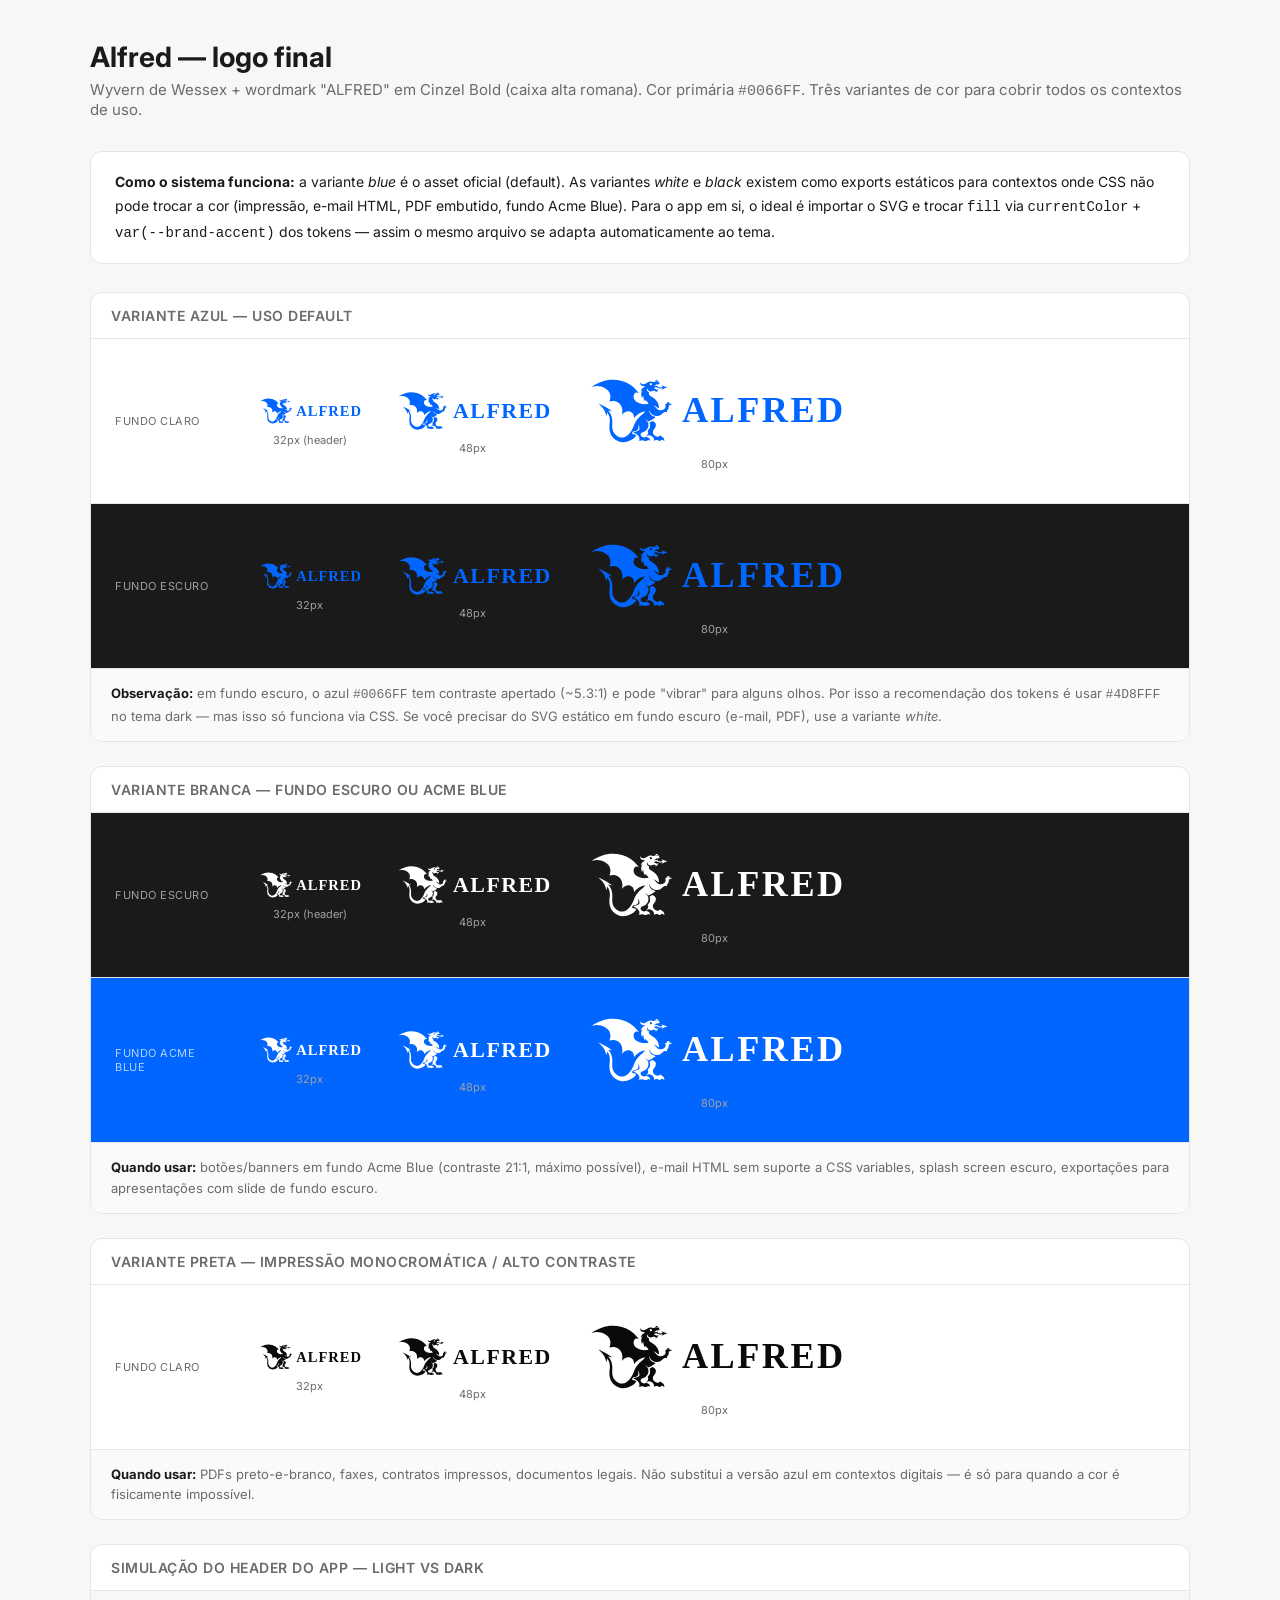
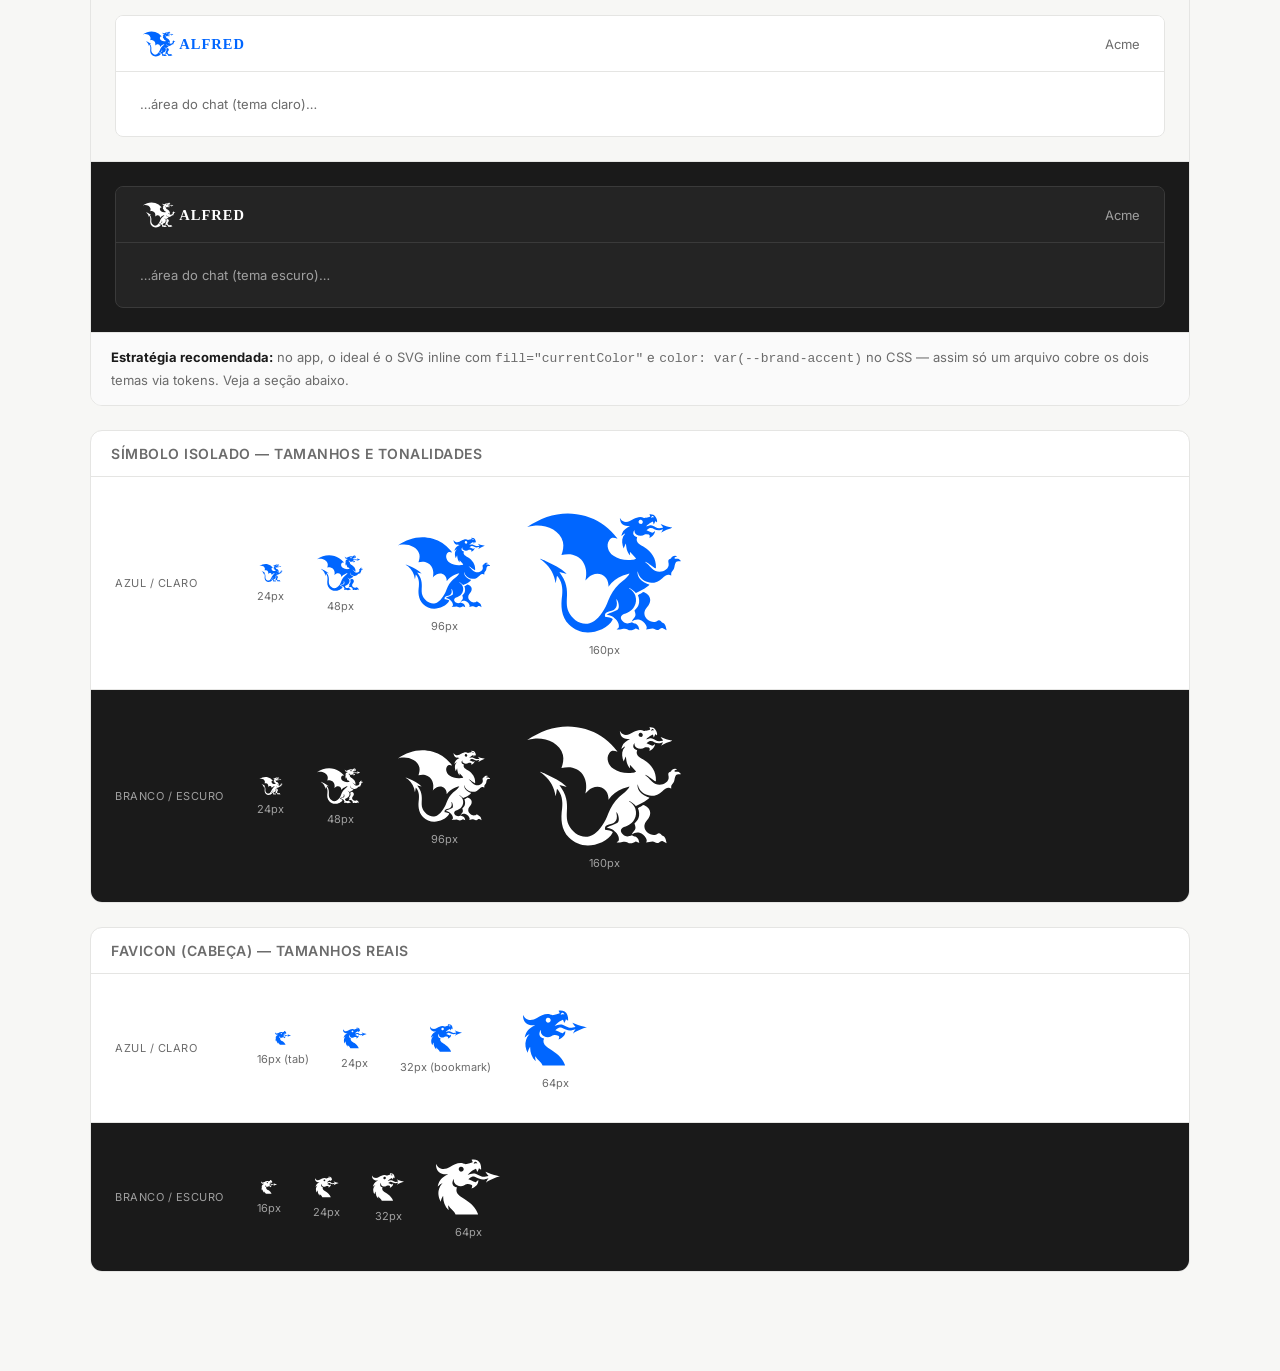
<file: design/logo/preview.html>
<!DOCTYPE html>
<html lang="pt-BR">
<head>
<meta charset="UTF-8">
<title>Alfred — Logo final (Cinzel)</title>
<link rel="preconnect" href="https://fonts.googleapis.com">
<link rel="preconnect" href="https://fonts.gstatic.com" crossorigin>
<link href="https://fonts.googleapis.com/css2?family=Cinzel:wght@700&family=Inter:wght@400;600;700&display=swap" rel="stylesheet">
<style>
  :root {
    --bg: #F7F7F5; --surface: #FFFFFF; --border: #E5E5E3;
    --text: #1A1A1A; --text-sec: #6B6B6B; --blue: #0066FF;
    --blue-dark: #4D8FFF;
  }
  * { box-sizing: border-box; }
  body { font-family: 'Inter', sans-serif; background: var(--bg); color: var(--text); margin: 0; padding: 40px 24px 80px; }
  .wrap { max-width: 1100px; margin: 0 auto; }
  h1 { font-size: 28px; font-weight: 700; margin: 0 0 6px; }
  .sub { color: var(--text-sec); margin: 0 0 32px; font-size: 15px; }
  .card { border: 1px solid var(--border); border-radius: 12px; background: var(--surface); margin-bottom: 24px; overflow: hidden; }
  .card h3 { font-size: 14px; font-weight: 600; margin: 0; padding: 14px 20px; border-bottom: 1px solid var(--border); text-transform: uppercase; letter-spacing: 0.5px; color: var(--text-sec); }
  .row { display: flex; align-items: center; gap: 32px; padding: 32px 24px; }
  .row + .row { border-top: 1px solid var(--border); }
  .row.dark { background: #1A1A1A; }
  .row.dark .label { color: #A0A0A0; }
  .row.acmeblue { background: #0066FF; }
  .row.acmeblue .label { color: rgba(255,255,255,0.7); }
  .label { font-size: 11px; color: var(--text-sec); text-transform: uppercase; letter-spacing: 0.5px; width: 110px; flex-shrink: 0; }
  .sizes { display: flex; align-items: center; gap: 32px; flex: 1; flex-wrap: wrap; }
  .size-block { display: flex; flex-direction: column; align-items: center; gap: 6px; }
  .size-block span { font-size: 11px; color: var(--text-sec); }
  .row.dark .size-block span, .row.acmeblue .size-block span { color: #A0A0A0; }
  img { display: block; }
  .desc { padding: 14px 20px; font-size: 13px; color: var(--text-sec); background: #FAFAFA; border-top: 1px solid var(--border); line-height: 1.6; }
  .desc strong { color: var(--text); }
  .legend { background: var(--surface); border: 1px solid var(--border); border-radius: 12px; padding: 18px 24px; font-size: 14px; line-height: 1.7; margin-bottom: 28px; }
  .header-sim { display: flex; align-items: center; justify-content: space-between; height: 56px; padding: 0 24px; }
  .header-sim.light { background: #FFFFFF; border-bottom: 1px solid #E5E5E3; }
  .header-sim.dark { background: #242424; border-bottom: 1px solid #3A3A3A; }
  .header-sim .acme-light { font-size: 13px; color: var(--text-sec); }
  .header-sim .acme-dark { font-size: 13px; color: #A0A0A0; }
</style>
</head>
<body>
<div class="wrap">
  <h1>Alfred — logo final</h1>
  <p class="sub">Wyvern de Wessex + wordmark "ALFRED" em Cinzel Bold (caixa alta romana). Cor primária <code>#0066FF</code>. Três variantes de cor para cobrir todos os contextos de uso.</p>

  <div class="legend">
    <strong>Como o sistema funciona:</strong> a variante <em>blue</em> é o asset oficial (default). As variantes <em>white</em> e <em>black</em> existem como exports estáticos para contextos onde CSS não pode trocar a cor (impressão, e-mail HTML, PDF embutido, fundo Acme Blue). Para o app em si, o ideal é importar o SVG e trocar <code>fill</code> via <code>currentColor</code> + <code>var(--brand-accent)</code> dos tokens — assim o mesmo arquivo se adapta automaticamente ao tema.
  </div>

  <!-- 01 Variante azul -->
  <div class="card">
    <h3>Variante azul — uso default</h3>
    <div class="row"><span class="label">Fundo claro</span><div class="sizes">
      <div class="size-block"><img src="alfred-lockup-blue.svg" height="32"><span>32px (header)</span></div>
      <div class="size-block"><img src="alfred-lockup-blue.svg" height="48"><span>48px</span></div>
      <div class="size-block"><img src="alfred-lockup-blue.svg" height="80"><span>80px</span></div>
    </div></div>
    <div class="row dark"><span class="label">Fundo escuro</span><div class="sizes">
      <div class="size-block"><img src="alfred-lockup-blue.svg" height="32"><span>32px</span></div>
      <div class="size-block"><img src="alfred-lockup-blue.svg" height="48"><span>48px</span></div>
      <div class="size-block"><img src="alfred-lockup-blue.svg" height="80"><span>80px</span></div>
    </div></div>
    <div class="desc"><strong>Observação:</strong> em fundo escuro, o azul <code>#0066FF</code> tem contraste apertado (~5.3:1) e pode "vibrar" para alguns olhos. Por isso a recomendação dos tokens é usar <code>#4D8FFF</code> no tema dark — mas isso só funciona via CSS. Se você precisar do SVG estático em fundo escuro (e-mail, PDF), use a variante <em>white</em>.</div>
  </div>

  <!-- 02 Variante branca -->
  <div class="card">
    <h3>Variante branca — fundo escuro ou Acme Blue</h3>
    <div class="row dark"><span class="label">Fundo escuro</span><div class="sizes">
      <div class="size-block"><img src="alfred-lockup-white.svg" height="32"><span>32px (header)</span></div>
      <div class="size-block"><img src="alfred-lockup-white.svg" height="48"><span>48px</span></div>
      <div class="size-block"><img src="alfred-lockup-white.svg" height="80"><span>80px</span></div>
    </div></div>
    <div class="row acmeblue"><span class="label">Fundo Acme Blue</span><div class="sizes">
      <div class="size-block"><img src="alfred-lockup-white.svg" height="32"><span>32px</span></div>
      <div class="size-block"><img src="alfred-lockup-white.svg" height="48"><span>48px</span></div>
      <div class="size-block"><img src="alfred-lockup-white.svg" height="80"><span>80px</span></div>
    </div></div>
    <div class="desc"><strong>Quando usar:</strong> botões/banners em fundo Acme Blue (contraste 21:1, máximo possível), e-mail HTML sem suporte a CSS variables, splash screen escuro, exportações para apresentações com slide de fundo escuro.</div>
  </div>

  <!-- 03 Variante preta -->
  <div class="card">
    <h3>Variante preta — impressão monocromática / alto contraste</h3>
    <div class="row"><span class="label">Fundo claro</span><div class="sizes">
      <div class="size-block"><img src="alfred-lockup-black.svg" height="32"><span>32px</span></div>
      <div class="size-block"><img src="alfred-lockup-black.svg" height="48"><span>48px</span></div>
      <div class="size-block"><img src="alfred-lockup-black.svg" height="80"><span>80px</span></div>
    </div></div>
    <div class="desc"><strong>Quando usar:</strong> PDFs preto-e-branco, faxes, contratos impressos, documentos legais. Não substitui a versão azul em contextos digitais — é só para quando a cor é fisicamente impossível.</div>
  </div>

  <!-- Simulação de header do app -->
  <div class="card">
    <h3>Simulação do header do app — light vs dark</h3>
    <div class="row" style="background:#F7F7F5; padding: 24px;">
      <div style="flex:1; background: white; border-radius: 8px; border: 1px solid #E5E5E3; overflow: hidden;">
        <div class="header-sim light">
          <img src="alfred-lockup-blue.svg" style="height: 32px;">
          <span class="acme-light">Acme</span>
        </div>
        <div style="padding: 24px; color: #6B6B6B; font-size: 13px;">…área do chat (tema claro)…</div>
      </div>
    </div>
    <div class="row" style="background:#1A1A1A; padding: 24px;">
      <div style="flex:1; background: #242424; border-radius: 8px; border: 1px solid #3A3A3A; overflow: hidden;">
        <div class="header-sim dark">
          <img src="alfred-lockup-white.svg" style="height: 32px;">
          <span class="acme-dark">Acme</span>
        </div>
        <div style="padding: 24px; color: #A0A0A0; font-size: 13px;">…área do chat (tema escuro)…</div>
      </div>
    </div>
    <div class="desc"><strong>Estratégia recomendada:</strong> no app, o ideal é o SVG inline com <code>fill="currentColor"</code> e <code>color: var(--brand-accent)</code> no CSS — assim só um arquivo cobre os dois temas via tokens. Veja a seção abaixo.</div>
  </div>

  <!-- Símbolos isolados -->
  <div class="card">
    <h3>Símbolo isolado — tamanhos e tonalidades</h3>
    <div class="row"><span class="label">Azul / claro</span><div class="sizes">
      <div class="size-block"><img src="alfred-symbol-blue.svg" width="24" height="20"><span>24px</span></div>
      <div class="size-block"><img src="alfred-symbol-blue.svg" width="48" height="40"><span>48px</span></div>
      <div class="size-block"><img src="alfred-symbol-blue.svg" width="96" height="80"><span>96px</span></div>
      <div class="size-block"><img src="alfred-symbol-blue.svg" width="160" height="128"><span>160px</span></div>
    </div></div>
    <div class="row dark"><span class="label">Branco / escuro</span><div class="sizes">
      <div class="size-block"><img src="alfred-symbol-white.svg" width="24" height="20"><span>24px</span></div>
      <div class="size-block"><img src="alfred-symbol-white.svg" width="48" height="40"><span>48px</span></div>
      <div class="size-block"><img src="alfred-symbol-white.svg" width="96" height="80"><span>96px</span></div>
      <div class="size-block"><img src="alfred-symbol-white.svg" width="160" height="128"><span>160px</span></div>
    </div></div>
  </div>

  <!-- Favicons -->
  <div class="card">
    <h3>Favicon (cabeça) — tamanhos reais</h3>
    <div class="row"><span class="label">Azul / claro</span><div class="sizes">
      <div class="size-block"><img src="alfred-favicon-blue.svg" width="16" height="16"><span>16px (tab)</span></div>
      <div class="size-block"><img src="alfred-favicon-blue.svg" width="24" height="24"><span>24px</span></div>
      <div class="size-block"><img src="alfred-favicon-blue.svg" width="32" height="32"><span>32px (bookmark)</span></div>
      <div class="size-block"><img src="alfred-favicon-blue.svg" width="64" height="64"><span>64px</span></div>
    </div></div>
    <div class="row dark"><span class="label">Branco / escuro</span><div class="sizes">
      <div class="size-block"><img src="alfred-favicon-white.svg" width="16" height="16"><span>16px</span></div>
      <div class="size-block"><img src="alfred-favicon-white.svg" width="24" height="24"><span>24px</span></div>
      <div class="size-block"><img src="alfred-favicon-white.svg" width="32" height="32"><span>32px</span></div>
      <div class="size-block"><img src="alfred-favicon-white.svg" width="64" height="64"><span>64px</span></div>
    </div></div>
  </div>
</div>
</body>
</html>
</file>
